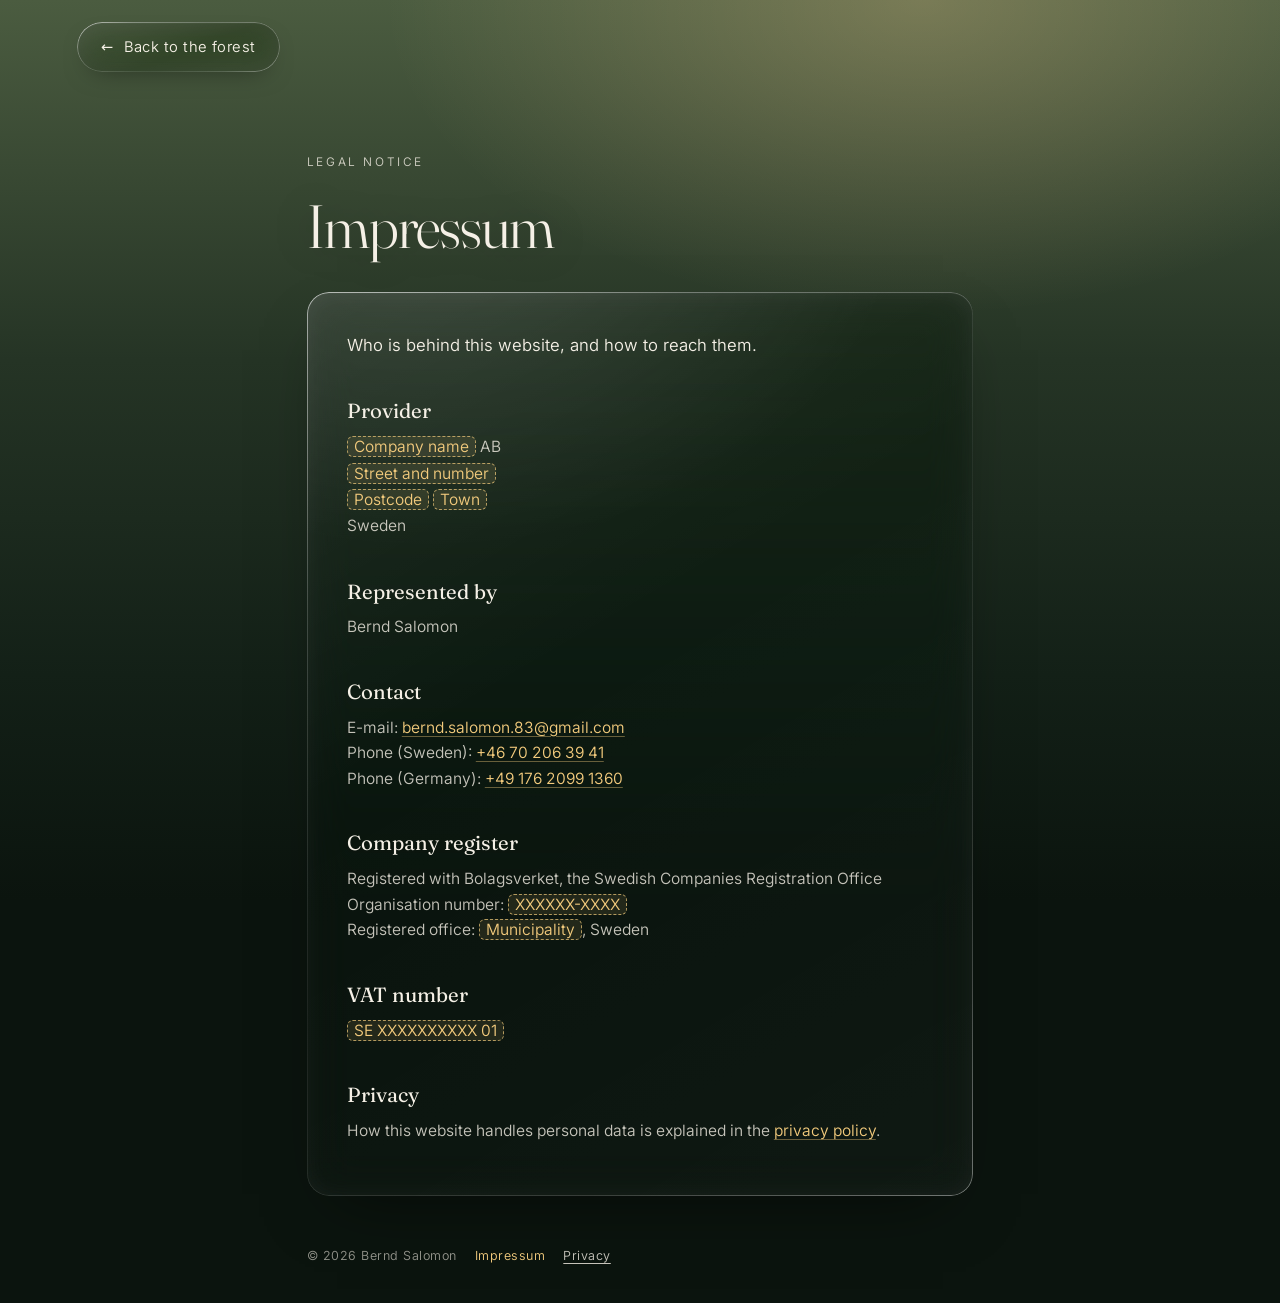
<file: impressum.html>
<!doctype html>
<html lang="en">
<head>
  <meta charset="utf-8" />
  <meta name="viewport" content="width=device-width, initial-scale=1, viewport-fit=cover" />
  <title>Impressum — Bernd Salomon</title>
  <meta name="description" content="Legal notice (Impressum): who is behind this website and how to reach them." />
  <!-- kept out of search results: this page carries a postal address -->
  <meta name="robots" content="noindex" />
  <meta name="theme-color" content="#0b140e" />
  <link rel="icon" href="data:image/svg+xml,%3Csvg xmlns='http://www.w3.org/2000/svg' viewBox='0 0 64 64'%3E%3Crect width='64' height='64' rx='14' fill='%230b140e'/%3E%3Cpath d='M32 52V30' stroke='%23b9cc8e' stroke-width='3' stroke-linecap='round'/%3E%3Cpath d='M32 34c-9 0-14-6-14-14 9 0 14 6 14 14zM32 30c0-9 6-15 15-15 0 9-6 15-15 15z' fill='%23b9cc8e'/%3E%3C/svg%3E" />
  <link rel="stylesheet" href="css/fonts.css" />
  <link rel="stylesheet" href="css/style.css" />
  <link rel="stylesheet" href="css/legal.css" />
  <script src="js/legal.js" defer></script>
</head>
<body>
  <div class="legal-bg" aria-hidden="true"></div>

  <header class="legal__top">
    <a class="btn" href="./"><span aria-hidden="true">←</span> Back to the forest</a>
  </header>

  <main class="legal__main">
    <p class="kicker">Legal notice</p>
    <h1 class="display">Impressum</h1>

    <div class="legal__card glass">
      <p class="legal__lead">Who is behind this website, and how to reach them.</p>

      <!-- TODO(AB details): company name, registered address, org.nr, registered office and VAT number -->
      <h2>Provider</h2>
      <address>
        <span class="todo">Company name</span> AB<br />
        <span class="todo">Street and number</span><br />
        <span class="todo">Postcode</span> <span class="todo">Town</span><br />
        Sweden
      </address>

      <h2>Represented by</h2>
      <p>Bernd Salomon</p>

      <h2>Contact</h2>
      <p>
        E-mail: <a data-mail="bernd.salomon.83|gmail.com">bernd.salomon.83 [at] gmail.com</a><br />
        Phone (Sweden): <a data-tel="+46 70|206 39 41">+46 70 206 39 41</a><br />
        Phone (Germany): <a data-tel="+49 176|2099 1360">+49 176 2099 1360</a>
      </p>

      <h2>Company register</h2>
      <p>
        Registered with Bolagsverket, the Swedish Companies Registration Office<br />
        Organisation number: <span class="todo">XXXXXX-XXXX</span><br />
        Registered office: <span class="todo">Municipality</span>, Sweden
      </p>

      <h2>VAT number</h2>
      <p><span class="todo">SE XXXXXXXXXX 01</span></p>

      <h2>Privacy</h2>
      <p>How this website handles personal data is explained in the <a href="privacy.html">privacy policy</a>.</p>
    </div>
  </main>

  <footer class="legal__footer">
    <span>© <span id="year">2026</span> Bernd Salomon</span>
    <a href="impressum.html" aria-current="page">Impressum</a>
    <a href="privacy.html">Privacy</a>
  </footer>
</body>
</html>
</file>
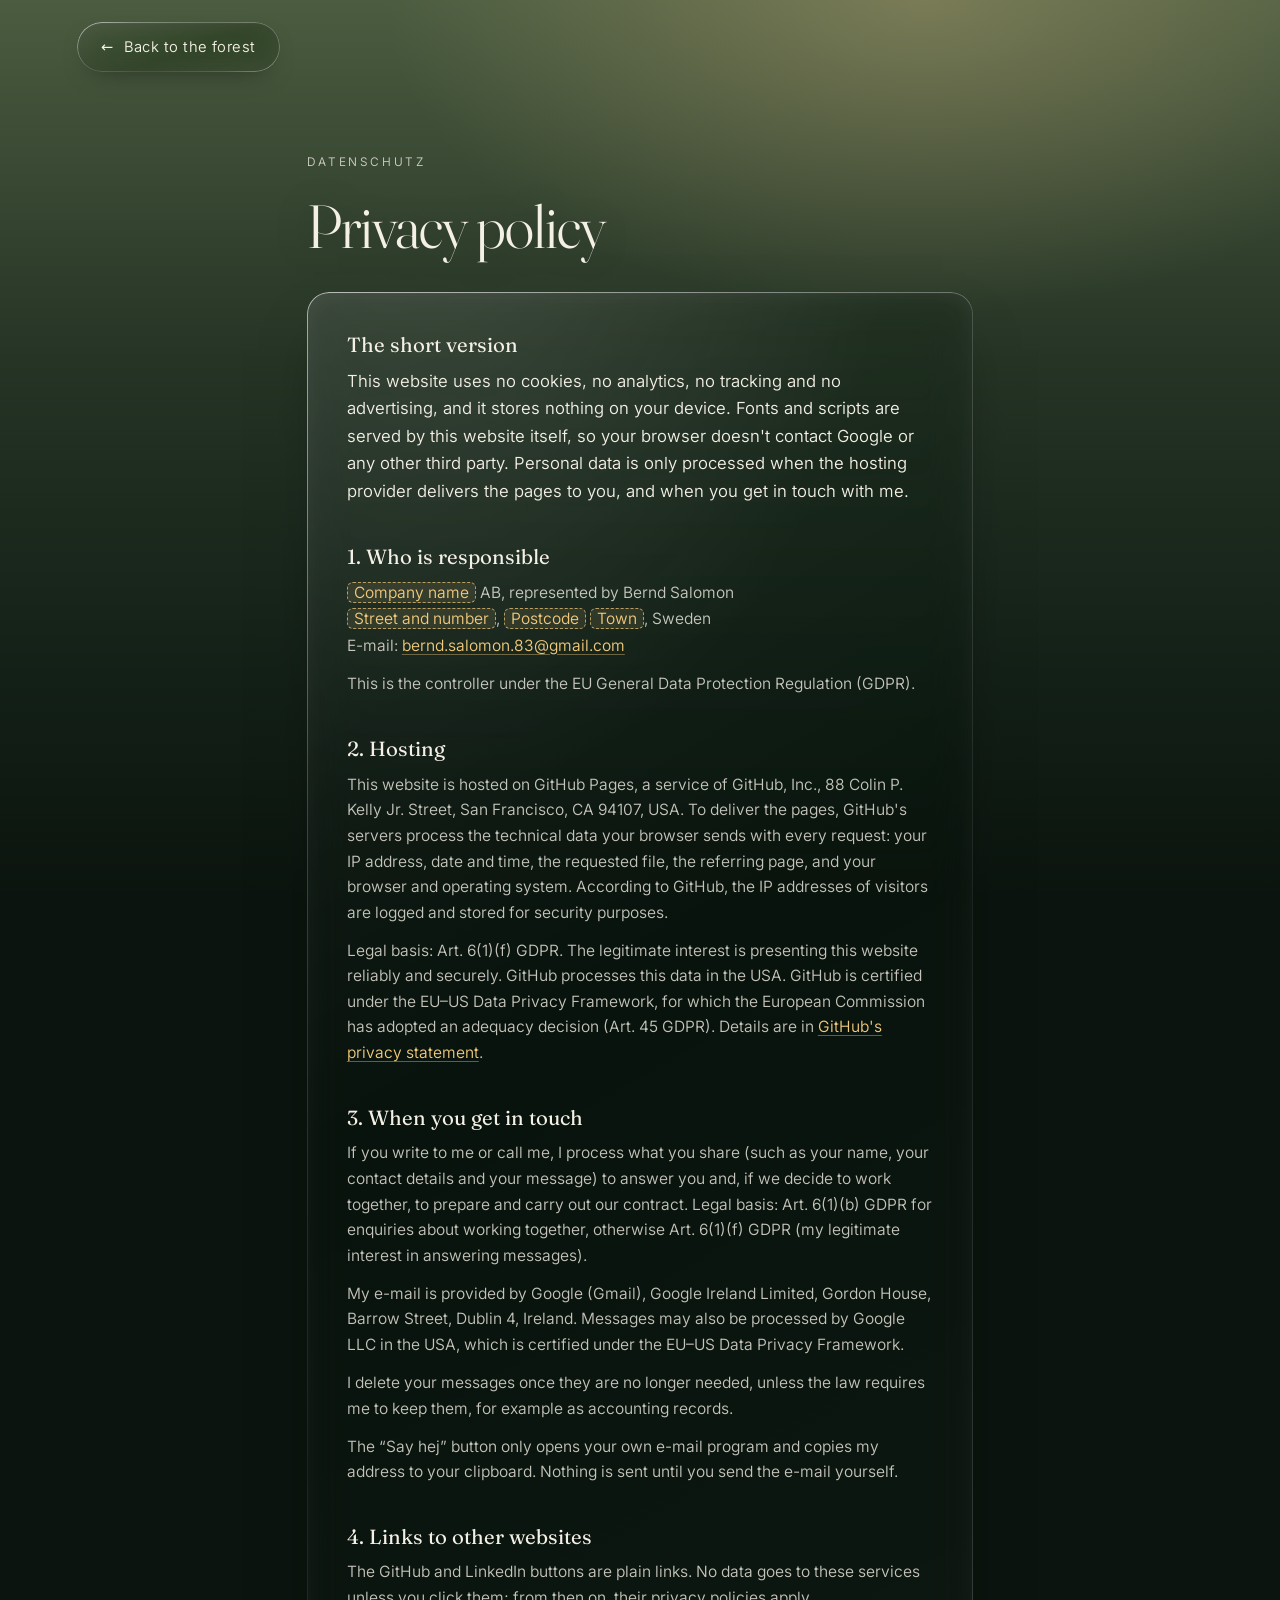
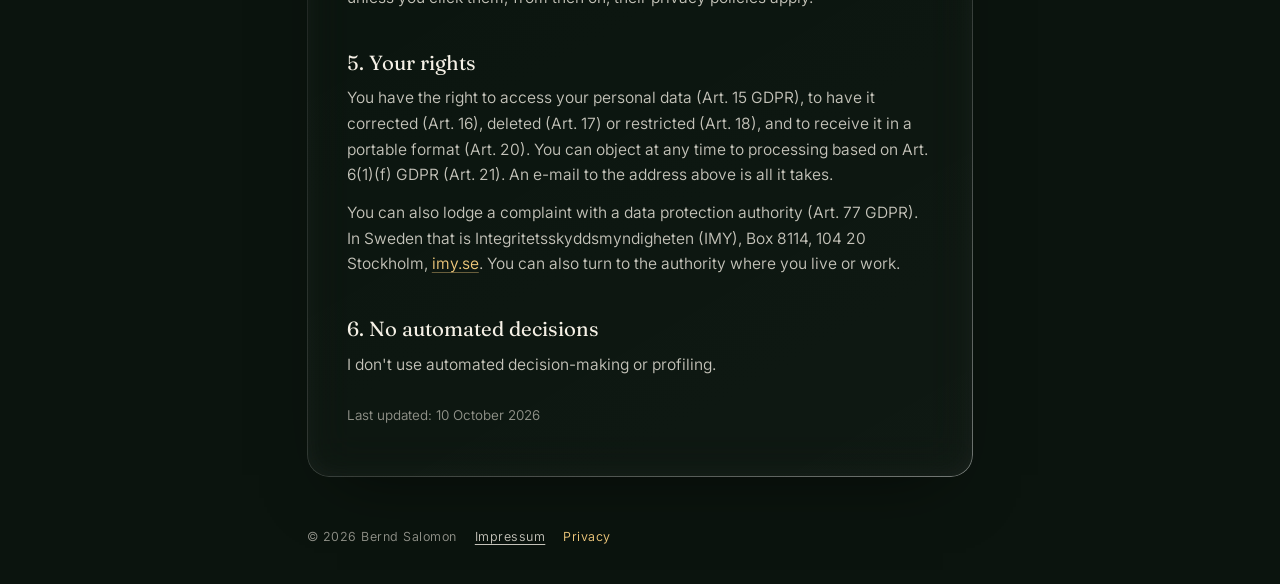
<file: privacy.html>
<!doctype html>
<html lang="en">
<head>
  <meta charset="utf-8" />
  <meta name="viewport" content="width=device-width, initial-scale=1, viewport-fit=cover" />
  <title>Privacy policy — Bernd Salomon</title>
  <meta name="description" content="How this website handles personal data: no cookies, no tracking, and what happens when you get in touch." />
  <!-- kept out of search results: this page carries a postal address -->
  <meta name="robots" content="noindex" />
  <meta name="theme-color" content="#0b140e" />
  <link rel="icon" href="data:image/svg+xml,%3Csvg xmlns='http://www.w3.org/2000/svg' viewBox='0 0 64 64'%3E%3Crect width='64' height='64' rx='14' fill='%230b140e'/%3E%3Cpath d='M32 52V30' stroke='%23b9cc8e' stroke-width='3' stroke-linecap='round'/%3E%3Cpath d='M32 34c-9 0-14-6-14-14 9 0 14 6 14 14zM32 30c0-9 6-15 15-15 0 9-6 15-15 15z' fill='%23b9cc8e'/%3E%3C/svg%3E" />
  <link rel="stylesheet" href="css/fonts.css" />
  <link rel="stylesheet" href="css/style.css" />
  <link rel="stylesheet" href="css/legal.css" />
  <script src="js/legal.js" defer></script>
</head>
<body>
  <div class="legal-bg" aria-hidden="true"></div>

  <header class="legal__top">
    <a class="btn" href="./"><span aria-hidden="true">←</span> Back to the forest</a>
  </header>

  <main class="legal__main">
    <p class="kicker">Datenschutz</p>
    <h1 class="display">Privacy policy</h1>

    <div class="legal__card glass">
      <h2>The short version</h2>
      <p class="legal__lead">
        This website uses no cookies, no analytics, no tracking and no advertising, and it stores nothing on
        your device. Fonts and scripts are served by this website itself, so your browser doesn't contact Google
        or any other third party. Personal data is only processed when the hosting provider delivers the pages to
        you, and when you get in touch with me.
      </p>

      <h2>1. Who is responsible</h2>
      <!-- TODO(AB details): company name and registered address, same as in the Impressum -->
      <address>
        <span class="todo">Company name</span> AB, represented by Bernd Salomon<br />
        <span class="todo">Street and number</span>, <span class="todo">Postcode</span> <span class="todo">Town</span>, Sweden<br />
        E-mail: <a data-mail="bernd.salomon.83|gmail.com">bernd.salomon.83 [at] gmail.com</a>
      </address>
      <p>This is the controller under the EU General Data Protection Regulation (GDPR).</p>

      <h2>2. Hosting</h2>
      <p>
        This website is hosted on GitHub Pages, a service of GitHub, Inc., 88 Colin P. Kelly Jr. Street,
        San Francisco, CA 94107, USA. To deliver the pages, GitHub's servers process the technical data your
        browser sends with every request: your IP address, date and time, the requested file, the referring page,
        and your browser and operating system. According to GitHub, the IP addresses of visitors are logged and
        stored for security purposes.
      </p>
      <p>
        Legal basis: Art. 6(1)(f) GDPR. The legitimate interest is presenting this website reliably and securely.
        GitHub processes this data in the USA. GitHub is certified under the EU–US Data Privacy Framework, for
        which the European Commission has adopted an adequacy decision (Art. 45 GDPR). Details are in
        <a href="https://docs.github.com/en/site-policy/privacy-policies/github-general-privacy-statement" target="_blank" rel="noopener">GitHub's privacy statement</a>.
      </p>

      <h2>3. When you get in touch</h2>
      <p>
        If you write to me or call me, I process what you share (such as your name, your contact details and your
        message) to answer you and, if we decide to work together, to prepare and carry out our contract.
        Legal basis: Art. 6(1)(b) GDPR for enquiries about working together, otherwise Art. 6(1)(f) GDPR (my
        legitimate interest in answering messages).
      </p>
      <p>
        My e-mail is provided by Google (Gmail), Google Ireland Limited, Gordon House, Barrow Street, Dublin 4,
        Ireland. Messages may also be processed by Google LLC in the USA, which is certified under the EU–US Data
        Privacy Framework.
      </p>
      <p>
        I delete your messages once they are no longer needed, unless the law requires me to keep them, for
        example as accounting records.
      </p>
      <p>
        The “Say hej” button only opens your own e-mail program and copies my address to your clipboard. Nothing
        is sent until you send the e-mail yourself.
      </p>

      <h2>4. Links to other websites</h2>
      <p>
        The GitHub and LinkedIn buttons are plain links. No data goes to these services unless you click them;
        from then on, their privacy policies apply.
      </p>

      <h2>5. Your rights</h2>
      <p>
        You have the right to access your personal data (Art. 15 GDPR), to have it corrected (Art. 16), deleted
        (Art. 17) or restricted (Art. 18), and to receive it in a portable format (Art. 20). You can object at any
        time to processing based on Art. 6(1)(f) GDPR (Art. 21). An e-mail to the address above is all it takes.
      </p>
      <p>
        You can also lodge a complaint with a data protection authority (Art. 77 GDPR). In Sweden that is
        Integritetsskyddsmyndigheten (IMY), Box 8114, 104 20 Stockholm,
        <a href="https://www.imy.se" target="_blank" rel="noopener">imy.se</a>. You can also turn to the authority
        where you live or work.
      </p>

      <h2>6. No automated decisions</h2>
      <p>I don't use automated decision-making or profiling.</p>

      <p class="legal__meta">Last updated: 10 October 2026</p>
    </div>
  </main>

  <footer class="legal__footer">
    <span>© <span id="year">2026</span> Bernd Salomon</span>
    <a href="impressum.html">Impressum</a>
    <a href="privacy.html" aria-current="page">Privacy</a>
  </footer>
</body>
</html>
</file>
<file: css/fonts.css>
/* Self-hosted web fonts (SIL Open Font License, see fonts/LICENSE-*.txt).
   Same files and unicode ranges Google Fonts serves, so the browser still only
   downloads the subsets a page actually uses. */

/* Fraunces italic · latin-ext */
@font-face {
  font-family: 'Fraunces';
  font-style: italic;
  font-weight: 300 600;
  font-display: swap;
  src: url('../fonts/fraunces-italic-latin-ext.woff2') format('woff2');
  unicode-range: U+0100-02BA, U+02BD-02C5, U+02C7-02CC, U+02CE-02D7, U+02DD-02FF, U+0304, U+0308, U+0329, U+1D00-1DBF, U+1E00-1E9F, U+1EF2-1EFF, U+2020, U+20A0-20AB, U+20AD-20C4, U+2113, U+2C60-2C7F, U+A720-A7FF;
}

/* Fraunces italic · latin */
@font-face {
  font-family: 'Fraunces';
  font-style: italic;
  font-weight: 300 600;
  font-display: swap;
  src: url('../fonts/fraunces-italic-latin.woff2') format('woff2');
  unicode-range: U+0000-00FF, U+0131, U+0152-0153, U+02BB-02BC, U+02C6, U+02DA, U+02DC, U+0304, U+0308, U+0329, U+2000-206F, U+20AC, U+2122, U+2191, U+2193, U+2212, U+2215, U+FEFF, U+FFFD;
}

/* Fraunces normal · latin-ext */
@font-face {
  font-family: 'Fraunces';
  font-style: normal;
  font-weight: 300 600;
  font-display: swap;
  src: url('../fonts/fraunces-normal-latin-ext.woff2') format('woff2');
  unicode-range: U+0100-02BA, U+02BD-02C5, U+02C7-02CC, U+02CE-02D7, U+02DD-02FF, U+0304, U+0308, U+0329, U+1D00-1DBF, U+1E00-1E9F, U+1EF2-1EFF, U+2020, U+20A0-20AB, U+20AD-20C4, U+2113, U+2C60-2C7F, U+A720-A7FF;
}

/* Fraunces normal · latin */
@font-face {
  font-family: 'Fraunces';
  font-style: normal;
  font-weight: 300 600;
  font-display: swap;
  src: url('../fonts/fraunces-normal-latin.woff2') format('woff2');
  unicode-range: U+0000-00FF, U+0131, U+0152-0153, U+02BB-02BC, U+02C6, U+02DA, U+02DC, U+0304, U+0308, U+0329, U+2000-206F, U+20AC, U+2122, U+2191, U+2193, U+2212, U+2215, U+FEFF, U+FFFD;
}

/* Inter normal · latin-ext */
@font-face {
  font-family: 'Inter';
  font-style: normal;
  font-weight: 300 600;
  font-display: swap;
  src: url('../fonts/inter-latin-ext.woff2') format('woff2');
  unicode-range: U+0100-02BA, U+02BD-02C5, U+02C7-02CC, U+02CE-02D7, U+02DD-02FF, U+0304, U+0308, U+0329, U+1D00-1DBF, U+1E00-1E9F, U+1EF2-1EFF, U+2020, U+20A0-20AB, U+20AD-20C4, U+2113, U+2C60-2C7F, U+A720-A7FF;
}

/* Inter normal · latin */
@font-face {
  font-family: 'Inter';
  font-style: normal;
  font-weight: 300 600;
  font-display: swap;
  src: url('../fonts/inter-latin.woff2') format('woff2');
  unicode-range: U+0000-00FF, U+0131, U+0152-0153, U+02BB-02BC, U+02C6, U+02DA, U+02DC, U+0304, U+0308, U+0329, U+2000-206F, U+20AC, U+2122, U+2191, U+2193, U+2212, U+2215, U+FEFF, U+FFFD;
}

/* La Belle Aurore normal · latin-ext */
@font-face {
  font-family: 'La Belle Aurore';
  font-style: normal;
  font-weight: 400;
  font-display: swap;
  src: url('../fonts/la-belle-aurore-latin-ext.woff2') format('woff2');
  unicode-range: U+0100-02BA, U+02BD-02C5, U+02C7-02CC, U+02CE-02D7, U+02DD-02FF, U+0304, U+0308, U+0329, U+1D00-1DBF, U+1E00-1E9F, U+1EF2-1EFF, U+2020, U+20A0-20AB, U+20AD-20C4, U+2113, U+2C60-2C7F, U+A720-A7FF;
}

/* La Belle Aurore normal · latin */
@font-face {
  font-family: 'La Belle Aurore';
  font-style: normal;
  font-weight: 400;
  font-display: swap;
  src: url('../fonts/la-belle-aurore-latin.woff2') format('woff2');
  unicode-range: U+0000-00FF, U+0131, U+0152-0153, U+02BB-02BC, U+02C6, U+02DA, U+02DC, U+0304, U+0308, U+0329, U+2000-206F, U+20AC, U+2122, U+2191, U+2193, U+2212, U+2215, U+FEFF, U+FFFD;
}
</file>
<file: css/style.css>
/* ──────────────────────────────────────────────────────────────
   Forest portfolio — layout & typography
   The 3D forest lives on a fixed <canvas>; this stylesheet only
   handles the content that floats above it.
   ────────────────────────────────────────────────────────────── */

:root {
  --ink: #f5f0e6;
  --ink-soft: rgba(245, 240, 230, 0.8);
  --ink-mute: rgba(245, 240, 230, 0.58);
  --gold: #f3cb7d;
  --gold-deep: #d9a24a;
  --moss: #bcd08f;
  --lingon: #d0503f;
  --bg: #0b140e;
  --glass: rgba(12, 20, 14, 0.42);
  --line: rgba(245, 240, 230, 0.14);
  --line-strong: rgba(245, 240, 230, 0.28);

  --serif: 'Fraunces', 'Iowan Old Style', 'Palatino Linotype', Georgia, serif;
  --sans: 'Inter', system-ui, -apple-system, 'Segoe UI', Roboto, sans-serif;

  --gutter: clamp(16px, 6vw, 104px);
  --ease: cubic-bezier(0.2, 0.7, 0.2, 1);
}

*,
*::before,
*::after { box-sizing: border-box; }
[hidden] { display: none !important; }

html {
  background: var(--bg);
  scroll-behavior: smooth;
  -webkit-text-size-adjust: 100%;
}

body {
  margin: 0;
  min-height: 100vh;
  background: var(--bg);
  color: var(--ink);
  font-family: var(--sans);
  font-size: clamp(16px, 0.35vw + 14.6px, 18px);
  line-height: 1.65;
  font-weight: 350;
  -webkit-font-smoothing: antialiased;
  text-rendering: optimizeLegibility;
  overflow-x: hidden;
}

a { color: inherit; }
::selection { background: rgba(243, 203, 125, 0.35); color: #fff; }

/* ── Canvas & legibility scrim ─────────────────────────────── */

#forest {
  position: fixed;
  inset: 0;
  width: 100%;
  height: 100%;
  display: block;
  z-index: 0;
  background: radial-gradient(120% 90% at 60% 10%, #3b4a36 0%, #18241a 45%, #0b140e 100%);
}

.scrim {
  position: fixed;
  inset: 0;
  z-index: 1;
  pointer-events: none;
  background:
    linear-gradient(90deg, rgba(4, 9, 6, 0.5) 0%, rgba(4, 9, 6, 0.18) 38%, rgba(4, 9, 6, 0) 62%),
    linear-gradient(180deg, rgba(4, 9, 6, 0.35) 0%, rgba(4, 9, 6, 0) 18%, rgba(4, 9, 6, 0) 80%, rgba(4, 9, 6, 0.45) 100%);
  transition: opacity 1.2s var(--ease);
}
body[data-scene='contact'] .scrim { opacity: 0.55; }

.no-webgl #forest {
  background:
    radial-gradient(60% 50% at 70% 0%, rgba(255, 214, 150, 0.35), transparent 70%),
    linear-gradient(180deg, #4b5c40 0%, #253425 40%, #132017 75%, #0b140e 100%);
}

main { position: relative; z-index: 2; }

/* ── Loader ────────────────────────────────────────────────── */

.loader { display: none; }
.js .loader {
  position: fixed;
  inset: 0;
  z-index: 50;
  display: grid;
  place-items: center;
  background: radial-gradient(80% 60% at 50% 40%, #16241a 0%, #0b140e 70%);
  transition: opacity 1.4s var(--ease), visibility 1.4s;
}
.loader.is-done { opacity: 0; visibility: hidden; }
.loader__inner { text-align: center; padding: 24px; }
.loader__sprout { width: 96px; height: 120px; overflow: visible; }
.loader__sprout path { fill: none; stroke: var(--moss); stroke-width: 2.2; stroke-linecap: round; stroke-linejoin: round; }
.loader__soil { stroke: rgba(188, 208, 143, 0.35) !important; }
.loader__stem,
.loader__leaf { stroke-dasharray: 140; stroke-dashoffset: 140; animation: draw 2.4s var(--ease) forwards infinite alternate; }
.loader__leaf--l { animation-delay: 0.5s; }
.loader__leaf--r { animation-delay: 0.8s; }
@keyframes draw { to { stroke-dashoffset: 0; } }
.loader__title {
  margin: 18px 0 2px;
  font-family: var(--serif);
  font-style: italic;
  font-weight: 350;
  font-size: 1.6rem;
  letter-spacing: 0.01em;
}
.loader__sub { margin: 0; color: var(--ink-mute); font-size: 0.85rem; letter-spacing: 0.04em; }
.loader__bar {
  width: 180px;
  height: 2px;
  margin: 18px auto 0;
  background: rgba(245, 240, 230, 0.1);
  border-radius: 2px;
  overflow: hidden;
}
.loader__bar span {
  display: block;
  height: 100%;
  width: 0%;
  background: linear-gradient(90deg, var(--moss), var(--gold));
  transition: width 0.4s var(--ease);
}

/* ── Navigation ────────────────────────────────────────────── */

.nav {
  position: fixed;
  top: 0;
  left: 0;
  right: 0;
  z-index: 20;
  display: flex;
  align-items: center;
  justify-content: flex-end;
  gap: 16px;
  padding: clamp(14px, 2.4vw, 28px) var(--gutter);
  pointer-events: none;
}
.nav > * { pointer-events: auto; }
.nav::before {
  content: '';
  position: absolute;
  inset: 0 0 -36px 0;
  z-index: -1;
  pointer-events: none;
  background: linear-gradient(180deg, rgba(5, 10, 7, 0.72) 0%, rgba(5, 10, 7, 0.35) 60%, rgba(5, 10, 7, 0) 100%);
  opacity: 0;
  transition: opacity 0.6s var(--ease);
}
.is-scrolled .nav::before { opacity: 1; }
.nav__links { display: flex; align-items: center; gap: clamp(10px, 2vw, 30px); }
.nav__links a {
  position: relative;
  text-decoration: none;
  font-size: 0.88rem;
  letter-spacing: 0.03em;
  color: var(--ink-soft);
  transition: color 0.3s;
}
.nav__links a:not(.nav__cta)::after {
  content: '';
  position: absolute;
  left: 0;
  right: 0;
  bottom: -4px;
  height: 1px;
  background: var(--gold);
  transform: scaleX(0);
  transform-origin: left;
  transition: transform 0.45s var(--ease);
}
.nav__links a:hover,
.nav__links a.is-active { color: var(--ink); }
.nav__links a:hover::after,
.nav__links a.is-active::after { transform: scaleX(1); }
.nav__cta {
  padding: 8px 16px;
  border-radius: 999px;
}
.nav__cta:hover { --rim: 243, 203, 125; color: var(--gold) !important; }
.nav__sound {
  display: inline-flex;
  align-items: center;
  gap: 8px;
  padding: 6px 4px;
  border: 0;
  background: none;
  color: var(--ink-soft);
  font: inherit;
  font-size: 0.82rem;
  letter-spacing: 0.06em;
  cursor: pointer;
  transition: color 0.3s;
}
.nav__sound:hover,
.nav__sound[aria-pressed='true'] { color: var(--ink); }
.nav__sound:focus-visible { outline: 2px solid var(--gold); outline-offset: 4px; border-radius: 6px; }
/* ── "Just the forest": the yin-yang button fades every word away ── */
.nav__zen {
  display: inline-grid;
  place-items: center;
  width: 30px;
  height: 30px;
  padding: 0;
  border: 0;
  background: none;
  color: var(--ink-soft);
  cursor: pointer;
  transition: color 0.3s, transform 1s var(--ease);
}
.nav__zen svg { width: 18px; height: 18px; }
.nav__zen:hover,
.nav__zen[aria-pressed='true'] { color: var(--ink); }
.nav__zen[aria-pressed='true'] { transform: rotate(180deg); }
.nav__zen:focus-visible { outline: 2px solid var(--gold); outline-offset: 4px; border-radius: 50%; }
main, .gauge, .scrim, .nav__links > a, .season, .nav__sound-label { transition: opacity 1s var(--ease); }
.zen main, .zen .gauge, .zen .scrim, .zen .nav__links > a, .zen .nav__sound-label, .zen .nav::before { opacity: 0 !important; pointer-events: none; }
/* the controls that stay (season, zen, sound) glide over to the right edge where Contact was, and back again;
   ui.js measures the distance (--zen-shift). The season button moves, not its box, so its panel stays put. */
.season__toggle, .nav__sound { transition: color 0.3s, transform 1s var(--ease); }
.zen .season__toggle, .zen .nav__sound { transform: translateX(var(--zen-shift, 0px)); }
.zen .nav__zen { transform: translateX(var(--zen-shift, 0px)) rotate(180deg); }
.zen-card {
  position: fixed;
  left: 50%;
  bottom: calc(22px + env(safe-area-inset-bottom));
  z-index: 15;
  max-width: min(92vw, 660px);
  padding: 12px 22px 13px;
  border-radius: 14px;
  text-align: center;
  background: rgba(10, 16, 12, 0.2);
  border: 1px solid rgba(245, 240, 230, 0.1);
  backdrop-filter: blur(10px) saturate(110%);
  -webkit-backdrop-filter: blur(10px) saturate(110%);
  color: var(--ink-soft);
  font-size: 0.8rem;
  letter-spacing: 0.02em;
  line-height: 1.6;
  opacity: 0;
  visibility: hidden;
  transform: translate(-50%, 14px);
  transition: opacity 1.2s var(--ease), transform 1.2s var(--ease), visibility 0s linear 1.3s;
}
.zen .zen-card { opacity: 1; visibility: visible; transform: translate(-50%, 0); transition-delay: 0.7s, 0.7s, 0s; }
.zen-card p { margin: 0; }
.zen-card__name { font-family: var(--serif); font-size: 1.05rem; color: var(--ink); letter-spacing: 0.01em; }
.zen-card__role { margin-top: 1px; font-size: 0.68rem; letter-spacing: 0.16em; text-transform: uppercase; color: var(--ink-mute); }
.zen-card__links { display: flex; flex-wrap: wrap; justify-content: center; gap: 2px 10px; margin-top: 6px; }
.zen-card__links a { color: var(--ink-soft); text-decoration: none; border-bottom: 1px solid rgba(245, 240, 230, 0.16); transition: color 0.3s, border-color 0.3s; }
.zen-card__links a:hover { color: var(--ink); border-color: rgba(245, 240, 230, 0.5); }
.zen-card__sep { color: var(--ink-mute); }
.nav__bars { display: inline-flex; align-items: flex-end; gap: 2px; height: 12px; }
.nav__bars i { display: block; width: 2px; height: 3px; border-radius: 1px; background: currentColor; transition: height 0.3s; }
.nav__sound[aria-pressed='true'] .nav__bars i { background: var(--gold); animation: bars 1.1s ease-in-out infinite alternate; }
.nav__sound[aria-pressed='true'] .nav__bars i:nth-child(2) { animation-delay: -0.4s; }
.nav__sound[aria-pressed='true'] .nav__bars i:nth-child(3) { animation-delay: -0.8s; }
.nav__sound[aria-pressed='true'] .nav__bars i:nth-child(4) { animation-delay: -0.2s; }
@keyframes bars { from { height: 3px; } to { height: 12px; } }

/* Season control: a nav button that opens a small glass panel with a slider through the year */
.season { position: relative; display: inline-flex; }
.season__toggle {
  display: inline-flex;
  align-items: center;
  gap: 7px;
  padding: 6px 2px;
  border: 0;
  background: none;
  color: var(--ink-soft);
  font: inherit;
  font-size: 0.86rem;
  letter-spacing: 0.03em;
  cursor: pointer;
  transition: color 0.3s;
}
.season__toggle:hover,
.season__toggle[aria-expanded='true'] { color: var(--ink); }
.season__toggle:focus-visible { outline: 2px solid var(--gold); outline-offset: 4px; border-radius: 6px; }
.season__icon { display: inline-grid; place-items: center; width: 16px; height: 16px; color: var(--gold); }
.season__icon svg { width: 16px; height: 16px; }
.nav .season__panel {
  position: fixed;
  top: 78px;
  right: var(--gutter);
  z-index: 30;
  width: 300px;
  padding: 16px 18px 14px;
  border-radius: 20px;
  color: var(--ink);
  opacity: 0;
  transform: translateY(-6px);
  transition: opacity 0.35s var(--ease), transform 0.35s var(--ease);
}
.season__panel.is-open { opacity: 1; transform: none; }
.season__title {
  margin: 0 0 12px;
  font-size: 0.7rem;
  letter-spacing: 0.18em;
  text-transform: uppercase;
  color: var(--ink-mute);
}
.season__seg { display: grid; grid-template-columns: repeat(4, 1fr); gap: 4px; margin-bottom: 14px; }
.season__seg button {
  padding: 7px 0;
  border: 0;
  border-radius: 999px;
  background: rgba(255, 255, 255, 0.05);
  color: var(--ink-soft);
  font: inherit;
  font-size: 0.78rem;
  cursor: pointer;
  transition: background 0.3s, color 0.3s;
}
.season__seg button:hover { background: rgba(255, 255, 255, 0.1); color: var(--ink); }
.season__seg button.is-on { background: rgba(243, 203, 125, 0.22); color: var(--gold); box-shadow: inset 0 0 0 1px rgba(243, 203, 125, 0.45); }
.season__range {
  -webkit-appearance: none;
  appearance: none;
  width: 100%;
  height: 6px;
  margin: 4px 0 6px;
  border-radius: 99px;
  background: linear-gradient(90deg, #a8d98a 0%, #4f8f3c 25%, #3f7a33 37%, #e0a93c 55%, #b5562e 68%, #d7e4ee 80%, #eef3f8 90%, #a8d98a 100%);
  outline: none;
  cursor: pointer;
}
.season__range::-webkit-slider-thumb {
  -webkit-appearance: none;
  width: 18px;
  height: 18px;
  border-radius: 50%;
  background: radial-gradient(circle at 35% 30%, #fff 0%, #f6e6c4 45%, #f3cb7d 100%);
  box-shadow: 0 0 0 3px rgba(243, 203, 125, 0.35), 0 2px 8px rgba(0, 0, 0, 0.45);
}
.season__range::-moz-range-thumb {
  width: 18px;
  height: 18px;
  border: 0;
  border-radius: 50%;
  background: radial-gradient(circle at 35% 30%, #fff 0%, #f6e6c4 45%, #f3cb7d 100%);
  box-shadow: 0 0 0 3px rgba(243, 203, 125, 0.35), 0 2px 8px rgba(0, 0, 0, 0.45);
}
.season__range:focus-visible { box-shadow: 0 0 0 2px var(--gold); }
.season__months {
  display: flex;
  justify-content: space-between;
  font-size: 0.66rem;
  letter-spacing: 0.08em;
  color: var(--ink-mute);
  font-variant-numeric: tabular-nums;
}
.season__today {
  margin-top: 10px;
  padding: 0;
  border: 0;
  background: none;
  color: var(--gold);
  font: inherit;
  font-size: 0.78rem;
  letter-spacing: 0.03em;
  cursor: pointer;
}
.season__today:hover { text-decoration: underline; text-underline-offset: 3px; }

/* ── Height gauge ──────────────────────────────────────────── */

.gauge {
  position: fixed;
  right: clamp(14px, 2.2vw, 36px);
  top: 50%;
  z-index: 10;
  transform: translateY(-50%);
  display: flex;
  flex-direction: column;
  align-items: center;
  gap: 14px;
  font-size: 0.68rem;
  letter-spacing: 0.14em;
  text-transform: uppercase;
  color: var(--ink-mute);
  opacity: 0;
  transition: opacity 1s var(--ease);
}
.is-ready .gauge { opacity: 1; }
.gauge__label { display: flex; flex-direction: column; align-items: center; line-height: 1.3; }
.gauge__track { position: relative; width: 1px; height: 34vh; background: var(--line); }
.gauge__fill {
  position: absolute;
  left: 0;
  top: 0;
  width: 1px;
  height: calc(var(--p, 0) * 100%);
  background: linear-gradient(180deg, var(--gold), var(--moss));
}
.gauge__dot {
  position: absolute;
  left: 50%;
  top: calc(var(--p, 0) * 100%);
  width: 9px;
  height: 9px;
  border-radius: 50%;
  background: var(--gold);
  box-shadow: 0 0 0 4px rgba(243, 203, 125, 0.18), 0 0 18px rgba(243, 203, 125, 0.6);
  transform: translate(-50%, -50%);
}
.gauge__value {
  position: absolute;
  right: 18px;
  top: 50%;
  transform: translateY(-50%);
  font-style: normal;
  white-space: nowrap;
  font-variant-numeric: tabular-nums;
  letter-spacing: 0.08em;
  color: var(--ink-soft);
}

/* ── Chapters ──────────────────────────────────────────────── */

.chapter {
  position: relative;
  min-height: 100vh;
  min-height: 100svh;
  display: flex;
  align-items: center;
  padding: 18vh calc(var(--gutter) + 40px) 18vh var(--gutter);
}

/* The flyover between Experience and Contact: empty page, the 3D floor is the show. Stable units (no dvh),
   so the glide doesn't jump when a mobile address bar comes and goes. Collapses on the plain no-WebGL page. */
.js:not(.no-webgl) .interlude { height: 170vh; height: 170svh; }
@media (max-width: 760px) { .js:not(.no-webgl) .interlude { height: 140vh; height: 140svh; } }

.eyebrow,
.kicker {
  margin: 0 0 22px;
  font-size: 0.74rem;
  letter-spacing: 0.22em;
  text-transform: uppercase;
  color: var(--ink-soft);
}
.eyebrow .nw { white-space: nowrap; }
.eyebrow .dot { display: inline-block; width: 4px; height: 4px; margin: 0 12px 0 9px; vertical-align: 0.2em; border-radius: 50%; background: var(--gold); }
.kicker span {
  display: inline-block;
  margin-right: 12px;
  padding-right: 12px;
  border-right: 1px solid var(--line-strong);
  color: var(--gold);
  font-variant-numeric: tabular-nums;
}
.kicker--center { text-align: center; }

.display {
  margin: 0 0 clamp(28px, 4vw, 48px);
  max-width: 15ch;
  font-family: var(--serif);
  font-weight: 320;
  font-size: clamp(2.3rem, 5.2vw, 4.9rem);
  line-height: 1.04;
  letter-spacing: -0.018em;
  font-variation-settings: 'opsz' 144;
  text-shadow: 0 2px 40px rgba(0, 0, 0, 0.3);
}
.display em,
.hero__name em,
.finale__line em {
  font-style: italic;
  font-weight: 300;
  color: var(--gold);
}

/* "Liquid glass": the forest stays visible through a light tint, the blurred backdrop is dimmed a
   little for legible text, a soft sheen sits on the top edge and a fine ring catches the light along
   the curved rim. js/liquid-glass.js adds gentle lens refraction at the edges in Chromium browsers. */
:root {
  --rim: 255, 255, 255;
  --glass-backdrop: blur(22px) saturate(170%) brightness(0.78);
  --pill-backdrop: blur(14px) saturate(170%) brightness(0.86);
}
.glass {
  position: relative;
  background:
    linear-gradient(150deg, rgba(255, 255, 255, 0.08) 0%, rgba(255, 255, 255, 0.015) 40%, rgba(255, 255, 255, 0.04) 100%),
    rgba(9, 16, 11, 0.3);
  border-radius: 22px;
  box-shadow:
    inset 0 1px 1px rgba(255, 255, 255, 0.22),
    inset 0 -1px 1px rgba(255, 255, 255, 0.05),
    inset 0 0 24px rgba(255, 255, 255, 0.045),
    0 28px 64px -30px rgba(0, 0, 0, 0.55);
  backdrop-filter: var(--glass-backdrop);
  -webkit-backdrop-filter: var(--glass-backdrop);
}
.glass::before {
  content: '';
  position: absolute;
  inset: 0;
  border-radius: inherit;
  pointer-events: none;
  background: radial-gradient(130% 70% at 18% -10%, rgba(255, 255, 255, 0.12), rgba(255, 255, 255, 0) 55%);
}
.glass > * { position: relative; }

/* The same material for the small pills: logo mark, nav button, secondary buttons. */
.nav__cta,
.btn {
  position: relative;
  background:
    linear-gradient(160deg, rgba(255, 255, 255, 0.12), rgba(255, 255, 255, 0.03) 55%, rgba(255, 255, 255, 0.06)),
    rgba(9, 16, 11, 0.24);
  box-shadow: inset 0 1px 1px rgba(255, 255, 255, 0.26), inset 0 -1px 1px rgba(255, 255, 255, 0.05), 0 10px 26px -14px rgba(0, 0, 0, 0.5);
  backdrop-filter: var(--pill-backdrop);
  -webkit-backdrop-filter: var(--pill-backdrop);
}

/* Pills on a glass card already look through dimmed glass, so keep them light (no double darkening). */
.glass .btn:not(.btn--primary) {
  --pill-backdrop: blur(10px) saturate(140%) brightness(1.15);
  background:
    linear-gradient(160deg, rgba(255, 255, 255, 0.16), rgba(255, 255, 255, 0.05) 55%, rgba(255, 255, 255, 0.09)),
    rgba(255, 255, 255, 0.03);
}

/* Light-catching rim: brightest at the top-left and bottom-right, fading along the sides. */
.glass::after,
.nav__cta::after,
.btn::after {
  content: '';
  position: absolute;
  inset: 0;
  padding: 1px;
  border-radius: inherit;
  pointer-events: none;
  background: linear-gradient(
    140deg,
    rgba(var(--rim), 0.55) 0%,
    rgba(var(--rim), 0.16) 22%,
    rgba(var(--rim), 0.04) 50%,
    rgba(var(--rim), 0.12) 78%,
    rgba(var(--rim), 0.38) 100%
  );
  -webkit-mask: linear-gradient(#000 0 0) content-box, linear-gradient(#000 0 0);
  -webkit-mask-composite: xor;
  mask: linear-gradient(#000 0 0) content-box, linear-gradient(#000 0 0);
  mask-composite: exclude;
}

/* Hero */
.chapter--hero { align-items: flex-end; padding-bottom: 22vh; }
.hero { max-width: 900px; }
.hero__name {
  margin: 0;
  font-family: var(--serif);
  font-weight: 300;
  font-size: clamp(3.4rem, 10.5vw, 9.8rem);
  line-height: 0.9;
  letter-spacing: -0.035em;
  font-variation-settings: 'opsz' 144;
  text-shadow: 0 4px 60px rgba(0, 0, 0, 0.35);
}
.hero__name span,
.hero__name em { display: block; }
.hero__name em { padding-left: 0.6em; }
.hero__lead {
  max-width: 34ch;
  margin: clamp(22px, 3vw, 36px) 0 0;
  font-size: clamp(1.02rem, 1.25vw, 1.2rem);
  color: var(--ink-soft);
  text-shadow: 0 1px 20px rgba(0, 0, 0, 0.45);
}

.scroll-cue {
  position: absolute;
  left: 50%;
  bottom: 5vh;
  display: flex;
  flex-direction: column;
  align-items: center;
  gap: 12px;
  text-decoration: none;
  font-size: 0.7rem;
  letter-spacing: 0.24em;
  text-transform: uppercase;
  color: var(--ink-soft);
  transform: translateX(-50%);
}
.scroll-cue__line {
  position: relative;
  width: 1px;
  height: 56px;
  overflow: hidden;
  background: var(--line);
}
.scroll-cue__line::after {
  content: '';
  position: absolute;
  left: 0;
  top: -40%;
  width: 1px;
  height: 40%;
  background: var(--gold);
  animation: drip 2.4s var(--ease) infinite;
}
@keyframes drip { to { top: 110%; } }

/* About */
.about { max-width: 1180px; width: 100%; }
.display--wide { max-width: 19ch; }
.about__grid { display: grid; grid-template-columns: 1.15fr 1fr; gap: clamp(16px, 2vw, 26px); align-items: start; }
.about__body { padding: clamp(24px, 3vw, 40px); }
.about__body p { margin: 0 0 18px; color: var(--ink-soft); }
.about__body p:last-of-type { margin-bottom: 26px; }
.help { padding: clamp(24px, 3vw, 40px); }
.help h3 { margin: 0 0 6px; font-family: var(--serif); font-weight: 380; font-size: 1.35rem; }
.help__list { margin: 0; padding: 0; list-style: none; }
.help__list li { padding: 18px 0 16px 30px; border-bottom: 1px solid var(--line); position: relative; }
.help__list li:last-child { border-bottom: 0; padding-bottom: 0; }
.help__list li::before {
  content: '';
  position: absolute;
  left: 2px;
  top: 26px;
  width: 12px;
  height: 12px;
  border-radius: 0 60% 0 60%;
  background: linear-gradient(135deg, var(--moss), #7da24a);
}
.help__list h4 { margin: 0 0 4px; font-size: 1rem; font-weight: 500; letter-spacing: 0.01em; color: var(--ink); }
.help__list p { margin: 0; color: var(--ink-soft); font-size: 0.93rem; }
.facts { display: grid; gap: 0; margin: 0; }
.facts div {
  display: flex;
  justify-content: space-between;
  gap: 16px;
  padding: 12px 0;
  border-top: 1px solid var(--line);
  font-size: 0.92rem;
}
.facts dt { color: var(--ink-mute); }
.facts dd { margin: 0; text-align: right; }
.pulse {
  display: inline-block;
  width: 7px;
  height: 7px;
  margin-right: 9px;
  border-radius: 50%;
  background: #9fd77a;
  box-shadow: 0 0 0 0 rgba(159, 215, 122, 0.6);
  animation: pulse 2.2s infinite;
  vertical-align: 1px;
}
@keyframes pulse {
  70% { box-shadow: 0 0 0 9px rgba(159, 215, 122, 0); }
  100% { box-shadow: 0 0 0 0 rgba(159, 215, 122, 0); }
}

/* Work */
.chapter--work { padding-top: 22vh; padding-bottom: 22vh; }
.work { width: 100%; max-width: 1180px; }
.cards {
  display: grid;
  grid-template-columns: repeat(2, minmax(0, 1fr));
  gap: clamp(16px, 2vw, 26px);
}
.card {
  display: flex;
  flex-direction: column;
  min-height: 300px;
  padding: clamp(24px, 2.6vw, 36px);
  transition: transform 0.6s var(--ease), border-color 0.6s var(--ease), box-shadow 0.6s var(--ease);
}
.card:nth-child(even) { transform: translateY(48px); }
.card:hover {
  --rim: 243, 203, 125;
  box-shadow:
    inset 0 1px 1px rgba(255, 255, 255, 0.26),
    inset 0 -1px 1px rgba(255, 255, 255, 0.05),
    inset 0 0 24px rgba(255, 255, 255, 0.06),
    0 30px 80px -30px rgba(243, 203, 125, 0.28);
}
.card__meta {
  display: flex;
  justify-content: space-between;
  font-size: 0.75rem;
  letter-spacing: 0.18em;
  color: var(--ink-mute);
  font-variant-numeric: tabular-nums;
}
.card__meta span:first-child { color: var(--gold); }
.card__title {
  margin: 38px 0 12px;
  font-family: var(--serif);
  font-weight: 350;
  font-size: clamp(1.5rem, 2.1vw, 2rem);
  line-height: 1.12;
  letter-spacing: -0.01em;
}
.card__text { margin: 0 0 24px; color: var(--ink-soft); font-size: 0.96rem; }
.tags,
.chips { display: flex; flex-wrap: wrap; gap: 8px; margin: 0 0 26px; padding: 0; list-style: none; }
.tags li,
.chips li {
  padding: 5px 12px;
  border: 1px solid var(--line);
  border-radius: 999px;
  font-size: 0.76rem;
  letter-spacing: 0.04em;
  color: var(--ink-soft);
  background: rgba(255, 255, 255, 0.02);
}
.card__link {
  margin-top: auto;
  align-self: flex-start;
  text-decoration: none;
  font-size: 0.88rem;
  letter-spacing: 0.03em;
  color: var(--gold);
}
.card__link span { display: inline-block; transition: transform 0.4s var(--ease); }
.card__link:hover span { transform: translateX(6px); }
.card__org {
  margin: auto 0 0;
  font-size: 0.78rem;
  letter-spacing: 0.12em;
  text-transform: uppercase;
  color: var(--ink-mute);
}

/* Experience */
.exp { width: 100%; max-width: 1180px; }
.exp__grid { display: grid; grid-template-columns: 1.35fr 1fr; gap: clamp(16px, 2vw, 26px); align-items: start; }
.timeline { margin: 0; padding: clamp(18px, 2.6vw, 34px) clamp(24px, 3vw, 40px); list-style: none; }
.timeline li { position: relative; padding: 18px 0 18px 26px; border-left: 1px solid var(--line); }
.timeline li::before {
  content: '';
  position: absolute;
  left: -5px;
  top: 27px;
  width: 9px;
  height: 9px;
  border-radius: 50%;
  border: 1px solid var(--gold);
  background: var(--bg);
}
.timeline li:first-child::before { background: var(--gold); }
.timeline__when { font-size: 0.74rem; letter-spacing: 0.16em; text-transform: uppercase; color: var(--gold); }
.timeline h3 { margin: 4px 0 4px; font-family: var(--serif); font-weight: 380; font-size: 1.35rem; }
.timeline p { margin: 0; color: var(--ink-soft); font-size: 0.94rem; }
.toolkit { padding: clamp(24px, 3vw, 36px); }
.toolkit h3 { margin: 0 0 14px; font-family: var(--serif); font-weight: 380; font-size: 1.35rem; }
.toolkit__group {
  margin: 0 0 10px;
  font-size: 0.7rem;
  font-weight: 500;
  letter-spacing: 0.18em;
  text-transform: uppercase;
  color: var(--gold);
}
.toolkit .chips { margin-bottom: 20px; }
.toolkit__note { margin: 0; font-family: var(--serif); font-style: italic; color: var(--ink-mute); font-size: 0.98rem; }

/* Finale */
.chapter--contact {
  flex-direction: column;
  justify-content: flex-start;
  padding-top: 11vh;
  padding-bottom: 0;
  padding-right: var(--gutter);
}
.finale { width: 100%; max-width: 1100px; margin: 0 auto; text-align: center; }
.finale__line {
  margin: 0 auto;
  max-width: 14ch;
  font-family: var(--serif);
  font-weight: 300;
  font-size: clamp(2.4rem, 6vw, 5.6rem);
  line-height: 1.0;
  letter-spacing: -0.03em;
  font-variation-settings: 'opsz' 144;
  text-shadow: 0 4px 50px rgba(0, 0, 0, 0.45);
}
.finale__line .w {
  display: inline-block;
  opacity: 0;
  transform: translateY(0.35em);
  filter: blur(10px);
  transition: opacity 1.4s var(--ease), transform 1.4s var(--ease), filter 1.4s var(--ease);
  transition-delay: calc(var(--i, 0) * 140ms + 200ms);
}
.is-in .finale__line .w { opacity: 1; transform: none; filter: none; }
.finale__card {
  margin: 20px auto 0;
  max-width: 460px;
  padding: 14px 20px 16px;
  border-radius: 18px;
  text-align: left;
}
.finale__sub { margin: 0 0 6px; font-size: 0.92rem; line-height: 1.5; color: var(--ink-soft); }
.contact-list div { padding: 6px 0; font-size: 0.84rem; }
.contact-list dd { font-size: 0.9rem; }
.finale__actions { display: flex; flex-wrap: wrap; justify-content: flex-start; gap: 8px; margin-top: 12px; }
.finale__card .btn { padding: 8px 16px; font-size: 0.86rem; }
.contact-list a {
  color: var(--ink);
  text-decoration: none;
  border-bottom: 1px solid var(--line-strong);
  font-variant-numeric: tabular-nums;
  transition: color 0.3s, border-color 0.3s;
}
.contact-list a:hover { color: var(--gold); border-color: var(--gold); }
.btn {
  display: inline-flex;
  align-items: center;
  gap: 10px;
  padding: 13px 24px;
  border-radius: 999px;
  text-decoration: none;
  font-size: 0.92rem;
  letter-spacing: 0.03em;
  transition: background 0.4s var(--ease), color 0.4s var(--ease), transform 0.4s var(--ease);
}
.btn:hover { --rim: 243, 203, 125; color: var(--gold); transform: translateY(-2px); }
.btn--primary {
  background: linear-gradient(170deg, rgba(255, 255, 255, 0.35), rgba(255, 255, 255, 0) 55%), var(--gold);
  box-shadow: inset 0 1px 0 rgba(255, 255, 255, 0.6), inset 0 -2px 6px rgba(150, 100, 20, 0.25), 0 12px 30px -14px rgba(243, 203, 125, 0.7);
  color: #1a1408;
  font-weight: 500;
}
.btn--primary:hover { --rim: 255, 255, 255; background: linear-gradient(170deg, rgba(255, 255, 255, 0.4), rgba(255, 255, 255, 0) 55%), #ffe0a3; color: #1a1408; }
.btn span { transition: transform 0.4s var(--ease); }
.btn:hover span { transform: translateX(4px); }

/* Wide screens: the closing words sit to the left, the seedling grows on the right. */
@media (min-width: 900px) and (min-aspect-ratio: 23/20) {
  .chapter--contact { padding-top: 96px; padding-bottom: 72px; justify-content: center; align-items: flex-start; }
  .finale { margin: 0; max-width: min(47vw, 720px); text-align: left; }
  .kicker--center { text-align: left; }
  .finale__line { margin: 0; max-width: 11ch; font-size: clamp(2.8rem, 5.6vw, 6.2rem); }
  .finale__card { margin: 22px 0 0; }
  .chapter--contact .footer { position: absolute; left: var(--gutter); right: calc(var(--gutter) + 40px); bottom: 0; width: auto; }
}

/* Wide but short screens (laptops at 768–860 px height): tighten the finale so it fits. */
@media (min-width: 900px) and (min-aspect-ratio: 23/20) and (max-height: 860px) {
  .chapter--contact { padding-top: 84px; padding-bottom: 64px; }
  .finale .kicker { margin-bottom: 14px; }
  .finale__line { font-size: clamp(2.5rem, 4.4vw, 4.4rem); }
  .finale__card { margin-top: 16px; }
}

.footer {
  margin-top: auto;
  width: 100%;
  display: flex;
  justify-content: space-between;
  gap: 16px;
  flex-wrap: wrap;
  padding: 28px 0 26px;
  font-size: 0.78rem;
  letter-spacing: 0.04em;
  color: var(--ink-mute);
  align-items: center;
}
.footer__legal { display: flex; flex-wrap: wrap; align-items: center; gap: 4px 16px; }
.footer__legal a { color: var(--ink-soft); text-decoration: none; border-bottom: 1px solid var(--line); transition: color 0.3s, border-color 0.3s; }
.footer__legal a:hover { color: var(--gold); border-color: var(--gold); }
/* Signed by hand: the line writes itself in when the forest floor comes into view. */
.signature {
  margin-left: auto;
  padding: 2px 4px 4px;
  font-family: 'La Belle Aurore', var(--serif);
  font-size: 1.4em; /* thin strokes and a small lowercase: this is what looks as big as the © line */
  color: var(--ink-soft);
  line-height: 1;
  letter-spacing: 0;
  text-shadow: 0 1px 10px rgba(4, 9, 6, 0.75);
  transform: rotate(-1.5deg);
}
.js .signature { clip-path: inset(0 100% 0 0); transition: clip-path 2.4s cubic-bezier(0.45, 0.05, 0.4, 1) 2.2s; }
.js .is-in .signature { clip-path: inset(0 0 0 0); }

/* ── Reveal on scroll ──────────────────────────────────────── */

.js .reveal {
  opacity: 0;
  transform: translateY(26px);
  filter: blur(8px);
  transition: opacity 1.3s var(--ease), transform 1.3s var(--ease), filter 1.3s var(--ease);
  transition-delay: calc(var(--d, 0) * 110ms);
}
.js .is-in .reveal { opacity: 1; transform: none; filter: none; }
.js .is-in .card:nth-child(even).reveal { transform: translateY(48px); }

/* ?clean — hide the overlay to inspect the 3D scene */
.clean main,
.clean .nav,
.clean .gauge,
.clean .scrim { display: none !important; }

/* "Address copied" note after clicking an e-mail link */
.toast {
  position: fixed;
  left: 50%;
  bottom: 28px;
  z-index: 60;
  max-width: calc(100vw - 32px);
  padding: 11px 20px 11px 16px;
  border-radius: 999px;
  overflow: hidden;
  text-overflow: ellipsis;
  white-space: nowrap;
  font-size: 0.86rem;
  letter-spacing: 0.02em;
  color: var(--ink);
  background:
    linear-gradient(160deg, rgba(255, 255, 255, 0.14), rgba(255, 255, 255, 0.04) 55%, rgba(255, 255, 255, 0.08)),
    rgba(9, 16, 11, 0.55);
  box-shadow: inset 0 1px 1px rgba(255, 255, 255, 0.28), inset 0 0 0 1px rgba(255, 255, 255, 0.12), 0 14px 34px -14px rgba(0, 0, 0, 0.7);
  backdrop-filter: blur(14px) saturate(160%);
  -webkit-backdrop-filter: blur(14px) saturate(160%);
  opacity: 0;
  pointer-events: none;
  transform: translate(-50%, 14px);
  transition: opacity 0.4s var(--ease), transform 0.4s var(--ease);
}
.toast::before { content: '✓'; margin-right: 10px; color: var(--gold); }
.toast.is-on { opacity: 1; transform: translate(-50%, 0); }

/* Focus states */
a:focus-visible { outline: 2px solid var(--gold); outline-offset: 4px; border-radius: 6px; }

/* ── Responsive ────────────────────────────────────────────── */

@media (max-width: 900px) {
  .exp__grid,
  .about__grid { grid-template-columns: 1fr; }
}

@media (max-width: 760px) {
  .nav__sound-label { display: none; }
  .nav__links { gap: 11px; }
  .zen-card { font-size: 0.74rem; padding: 10px 14px; }
  .zen-card__sep { display: none; }
  .season__name { display: none; }
  .nav .season__panel { top: 66px; right: 16px; width: min(320px, calc(100vw - 32px)); }
  .nav__links a:not(.nav__cta) { font-size: 0.82rem; }
  .gauge { display: none; }
  .chapter { padding: 16vh var(--gutter); }
  .cards { grid-template-columns: 1fr; }
  .card:nth-child(even),
  .js .is-in .card:nth-child(even).reveal { transform: none; }
  .card { min-height: 0; }
  .card__title { margin-top: 24px; }
  .hero__name em { padding-left: 0.35em; }
  .chapter--contact { padding-top: 12vh; }
  .finale__line { font-size: clamp(2.1rem, 9.5vw, 3rem); }
  .finale__card { margin-top: 16px; padding: 12px 16px 14px; }
  .finale__sub { font-size: 0.86rem; }
  .contact-list dd { font-size: 0.84rem; }
  .chapter--contact .footer { position: absolute; left: var(--gutter); right: var(--gutter); bottom: 0; width: auto; padding-bottom: 14px; font-size: 0.7rem; }
  .scrim {
    background:
      linear-gradient(180deg, rgba(4, 9, 6, 0.45) 0%, rgba(4, 9, 6, 0.22) 30%, rgba(4, 9, 6, 0.3) 62%, rgba(4, 9, 6, 0.5) 100%);
  }
}


@media (max-width: 480px) {
  /* long facts read better with the label above the value */
  .about__body .facts div { flex-direction: column; gap: 3px; padding: 10px 0; }
  .about__body .facts dt { font-size: 0.8rem; }
  .about__body .facts dd { text-align: left; }
  /* four buttons don't fit one row: "Say hej" goes full width, the others share the row below */
  .finale__actions .btn { flex: 1 1 0; justify-content: center; }
  .finale__actions .btn--primary { flex-basis: 100%; }
}

@media (prefers-reduced-motion: reduce) {
  html { scroll-behavior: auto; }
  .js .reveal,
  .finale__line .w { transition-duration: 0.01ms; transition-delay: 0ms; filter: none; transform: none; }
  .js .signature { clip-path: none; transition: none; }
  .scroll-cue__line::after,
  .pulse,
  .loader__stem,
  .loader__leaf { animation: none; stroke-dashoffset: 0; }
}
</file>
<file: css/legal.css>
/* Impressum and privacy pages: the same type and glass as the forest page, on a still forest backdrop. */

.legal-bg {
  position: fixed;
  inset: 0;
  z-index: 0;
  background:
    radial-gradient(60% 50% at 72% 0%, rgba(255, 214, 150, 0.26), transparent 70%),
    linear-gradient(180deg, #4b5c40 0%, #253425 40%, #132017 75%, #0b140e 100%);
}

.legal__top {
  position: relative;
  z-index: 1;
  padding: 22px var(--gutter) 0;
}

.legal__main {
  position: relative;
  z-index: 1;
  max-width: 820px;
  margin: 0 auto;
  padding: clamp(56px, 9vh, 110px) var(--gutter) 40px;
}
.legal__main .display { font-size: clamp(2.4rem, 5vw, 3.8rem); margin-bottom: clamp(22px, 3vw, 34px); }

.legal__card { padding: clamp(22px, 3.4vw, 40px); }
.legal__card > :first-child { margin-top: 0; }
.legal__card h2 {
  margin: 1.9em 0 0.45em;
  font-family: var(--serif);
  font-weight: 400;
  font-size: 1.28rem;
  line-height: 1.3;
  color: var(--ink);
}
.legal__card p,
.legal__card li,
.legal__card address { margin: 0 0 0.8em; color: var(--ink-soft); font-size: 0.97rem; }
.legal__card address { font-style: normal; line-height: 1.7; }
.legal__card a { color: var(--gold); text-decoration-color: rgba(243, 203, 125, 0.4); text-underline-offset: 3px; }
.legal__card a:hover { text-decoration-color: var(--gold); }
.legal__lead { font-size: 1.04rem !important; color: var(--ink) !important; }
.legal__meta { margin-top: 2em !important; font-size: 0.84rem !important; color: var(--ink-mute) !important; }

/* placeholders that still need real data */
.todo {
  padding: 0 6px;
  border: 1px dashed rgba(243, 203, 125, 0.7);
  border-radius: 6px;
  background: rgba(243, 203, 125, 0.1);
  color: var(--gold);
}

.legal__footer {
  position: relative;
  z-index: 1;
  display: flex;
  flex-wrap: wrap;
  gap: 6px 18px;
  max-width: 820px;
  margin: 0 auto;
  padding: 10px var(--gutter) 36px;
  font-size: 0.78rem;
  letter-spacing: 0.04em;
  color: var(--ink-mute);
}
.legal__footer a { color: var(--ink-soft); text-underline-offset: 3px; }
.legal__footer a[aria-current='page'] { color: var(--gold); text-decoration: none; }
</file>
